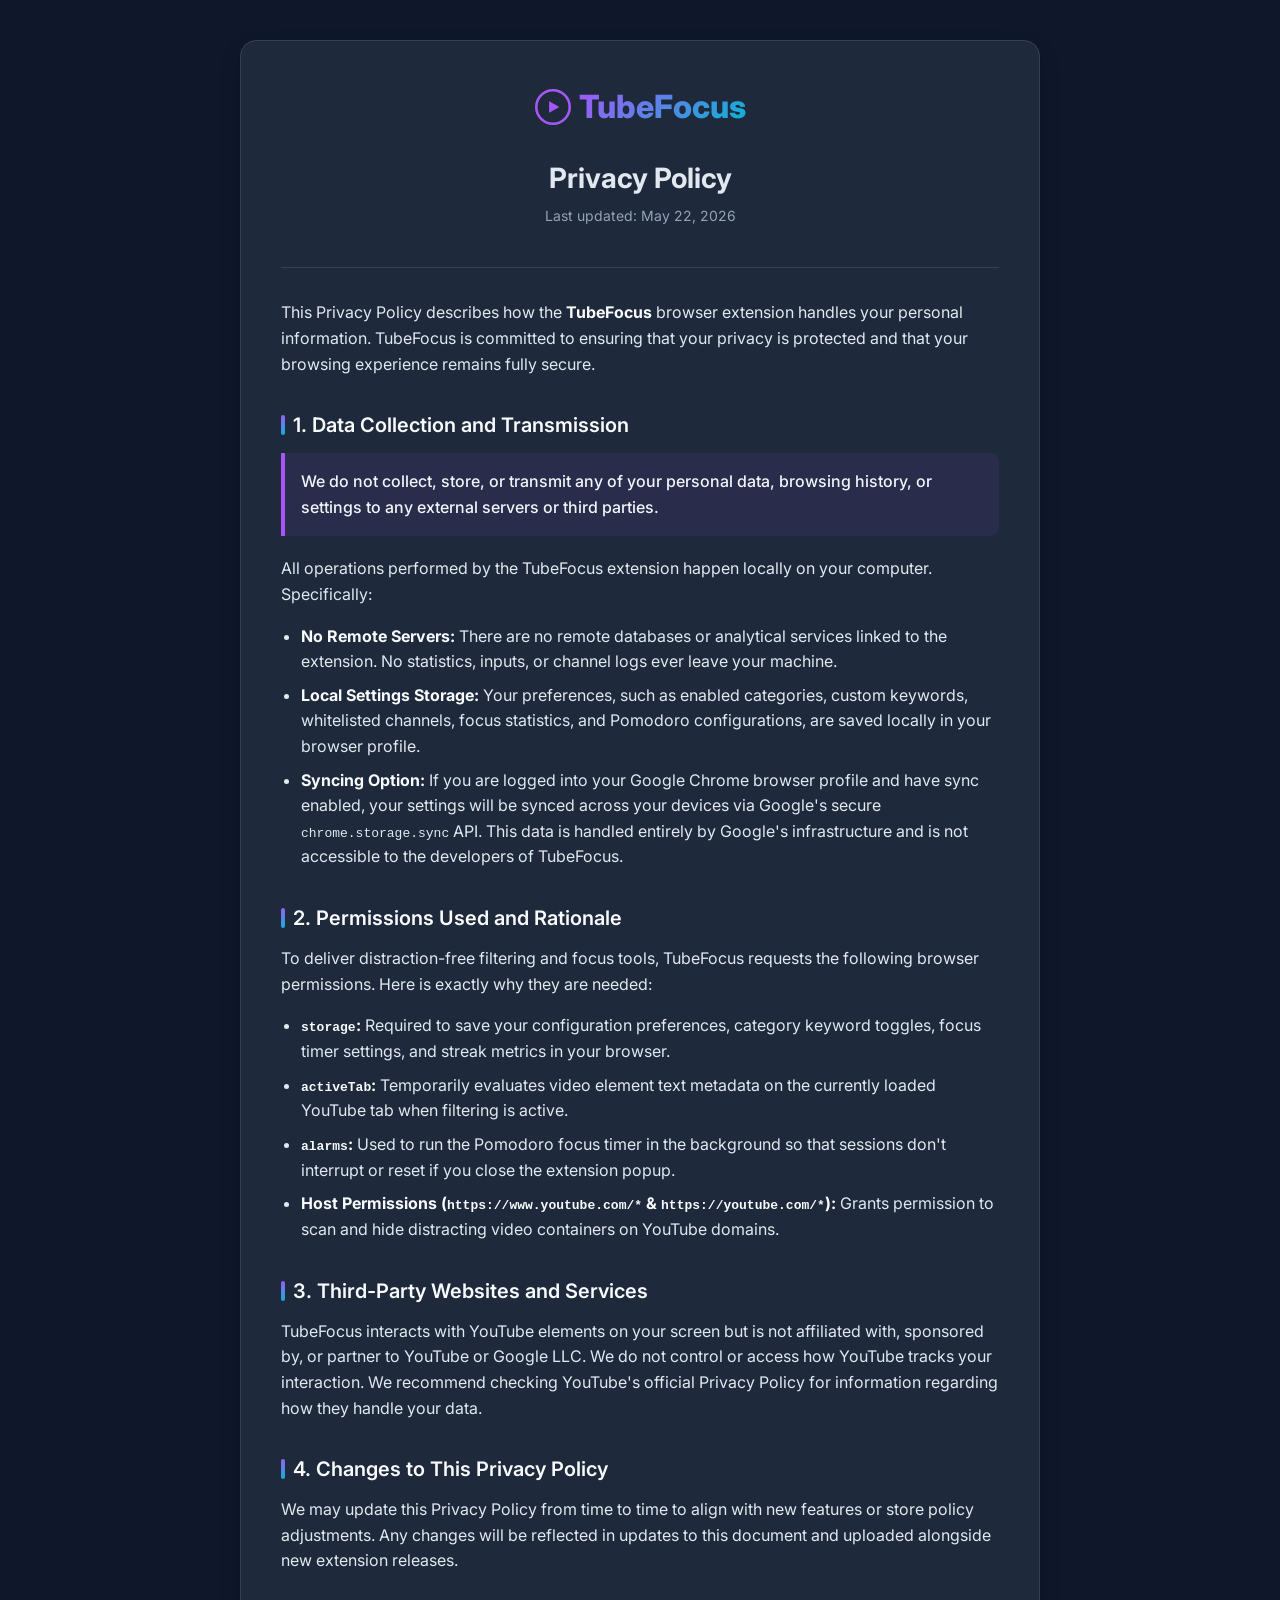
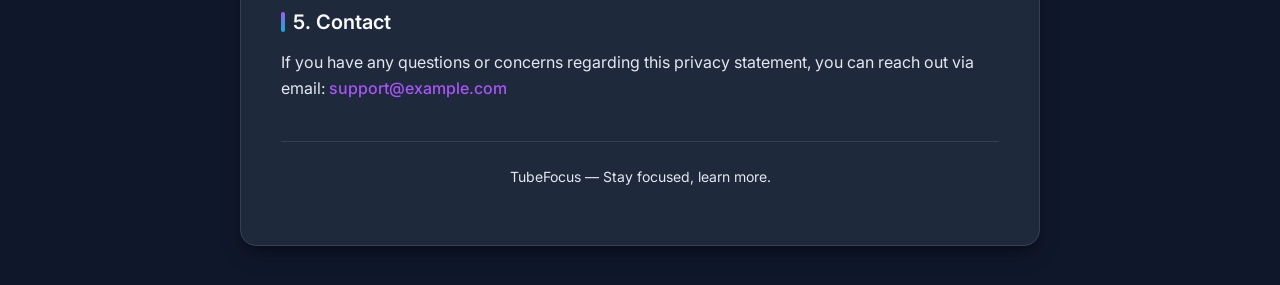
<file: Index.html>
<!DOCTYPE html>
<html lang="en">
<head>
  <meta charset="UTF-8">
  <meta name="viewport" content="width=device-width, initial-scale=1.0">
  <title>Privacy Policy — TubeFocus Extension</title>
  <link rel="preconnect" href="https://fonts.googleapis.com">
  <link rel="preconnect" href="https://fonts.gstatic.com" crossorigin>
  <link href="https://fonts.googleapis.com/css2?family=Inter:wght@400;500;600;700&display=swap" rel="stylesheet">
  <style>
    :root {
      --bg-color: #0f172a;
      --text-color: #e2e8f0;
      --card-bg: #1e293b;
      --accent-color: #a855f7;
      --accent-gradient: linear-gradient(135deg, #a855f7 0%, #06b6d4 100%);
      --border-color: #334155;
      --muted-text: #94a3b8;
    }

    * {
      box-sizing: border-box;
      margin: 0;
      padding: 0;
    }

    body {
      font-family: 'Inter', -apple-system, BlinkMacSystemFont, "Segoe UI", Roboto, sans-serif;
      background-color: var(--bg-color);
      color: var(--text-color);
      line-height: 1.6;
      padding: 40px 20px;
    }

    .container {
      max-width: 800px;
      margin: 0 auto;
      background-color: var(--card-bg);
      border: 1px solid var(--border-color);
      border-radius: 16px;
      padding: 40px;
      box-shadow: 0 10px 25px -5px rgba(0, 0, 0, 0.3), 0 8px 10px -6px rgba(0, 0, 0, 0.3);
    }

    header {
      border-bottom: 1px solid var(--border-color);
      padding-bottom: 24px;
      margin-bottom: 32px;
      text-align: center;
    }

    .logo-container {
      display: inline-flex;
      align-items: center;
      justify-content: center;
      margin-bottom: 16px;
    }

    .logo-text {
      font-size: 32px;
      font-weight: 800;
      background: var(--accent-gradient);
      -webkit-background-clip: text;
      -webkit-text-fill-color: transparent;
      margin-left: 8px;
    }

    h1 {
      font-size: 28px;
      font-weight: 700;
      margin-top: 8px;
    }

    .last-updated {
      font-size: 14px;
      color: var(--muted-text);
      margin-top: 4px;
    }

    section {
      margin-bottom: 32px;
    }

    h2 {
      font-size: 20px;
      font-weight: 600;
      color: #f8fafc;
      margin-bottom: 12px;
      display: flex;
      align-items: center;
      gap: 8px;
    }

    h2::before {
      content: "";
      display: inline-block;
      width: 4px;
      height: 20px;
      background: var(--accent-gradient);
      border-radius: 2px;
    }

    p {
      color: var(--text-color);
      margin-bottom: 16px;
    }

    ul {
      margin-left: 20px;
      margin-bottom: 16px;
      color: var(--text-color);
    }

    li {
      margin-bottom: 8px;
    }

    strong {
      color: #f8fafc;
    }

    .highlight-box {
      background-color: rgba(168, 85, 247, 0.08);
      border-left: 4px solid var(--accent-color);
      padding: 16px;
      border-radius: 0 8px 8px 0;
      margin-bottom: 20px;
    }

    .highlight-box p {
      margin-bottom: 0;
      font-weight: 500;
      color: #f1f5f9;
    }

    footer {
      border-top: 1px solid var(--border-color);
      padding-top: 24px;
      margin-top: 40px;
      text-align: center;
      font-size: 14px;
      color: var(--muted-text);
    }

    .contact-email {
      color: var(--accent-color);
      text-decoration: none;
      font-weight: 500;
    }

    .contact-email:hover {
      text-decoration: underline;
    }

    @media (max-width: 640px) {
      body {
        padding: 20px 10px;
      }
      .container {
        padding: 24px 16px;
      }
      h1 {
        font-size: 22px;
      }
    }
  </style>
</head>
<body>

  <div class="container">
    <header>
      <div class="logo-container">
        <svg width="36" height="36" viewBox="0 0 28 28" fill="none">
          <circle cx="14" cy="14" r="13" stroke="url(#logoGrad)" stroke-width="2" fill="none"/>
          <path d="M11 9.5L19 14L11 18.5V9.5Z" fill="url(#logoGrad)"/>
          <defs>
            <linearGradient id="logoGrad" x1="0" y1="0" x2="28" y2="28">
              <stop offset="0%" stop-color="#a855f7"/>
              <stop offset="100%" stop-color="#06b6d4"/>
            </linearGradient>
          </defs>
        </svg>
        <span class="logo-text">TubeFocus</span>
      </div>
      <h1>Privacy Policy</h1>
      <p class="last-updated">Last updated: May 22, 2026</p>
    </header>

    <main>
      <section>
        <p>This Privacy Policy describes how the <strong>TubeFocus</strong> browser extension handles your personal information. TubeFocus is committed to ensuring that your privacy is protected and that your browsing experience remains fully secure.</p>
      </section>

      <section>
        <h2>1. Data Collection and Transmission</h2>
        <div class="highlight-box">
          <p>We do not collect, store, or transmit any of your personal data, browsing history, or settings to any external servers or third parties.</p>
        </div>
        <p>All operations performed by the TubeFocus extension happen locally on your computer. Specifically:</p>
        <ul>
          <li><strong>No Remote Servers:</strong> There are no remote databases or analytical services linked to the extension. No statistics, inputs, or channel logs ever leave your machine.</li>
          <li><strong>Local Settings Storage:</strong> Your preferences, such as enabled categories, custom keywords, whitelisted channels, focus statistics, and Pomodoro configurations, are saved locally in your browser profile.</li>
          <li><strong>Syncing Option:</strong> If you are logged into your Google Chrome browser profile and have sync enabled, your settings will be synced across your devices via Google's secure <code>chrome.storage.sync</code> API. This data is handled entirely by Google's infrastructure and is not accessible to the developers of TubeFocus.</li>
        </ul>
      </section>

      <section>
        <h2>2. Permissions Used and Rationale</h2>
        <p>To deliver distraction-free filtering and focus tools, TubeFocus requests the following browser permissions. Here is exactly why they are needed:</p>
        <ul>
          <li><strong><code>storage</code>:</strong> Required to save your configuration preferences, category keyword toggles, focus timer settings, and streak metrics in your browser.</li>
          <li><strong><code>activeTab</code>:</strong> Temporarily evaluates video element text metadata on the currently loaded YouTube tab when filtering is active.</li>
          <li><strong><code>alarms</code>:</strong> Used to run the Pomodoro focus timer in the background so that sessions don't interrupt or reset if you close the extension popup.</li>
          <li><strong>Host Permissions (<code>https://www.youtube.com/*</code> & <code>https://youtube.com/*</code>):</strong> Grants permission to scan and hide distracting video containers on YouTube domains.</li>
        </ul>
      </section>

      <section>
        <h2>3. Third-Party Websites and Services</h2>
        <p>TubeFocus interacts with YouTube elements on your screen but is not affiliated with, sponsored by, or partner to YouTube or Google LLC. We do not control or access how YouTube tracks your interaction. We recommend checking YouTube's official Privacy Policy for information regarding how they handle your data.</p>
      </section>

      <section>
        <h2>4. Changes to This Privacy Policy</h2>
        <p>We may update this Privacy Policy from time to time to align with new features or store policy adjustments. Any changes will be reflected in updates to this document and uploaded alongside new extension releases.</p>
      </section>

      <section>
        <h2>5. Contact</h2>
        <p>If you have any questions or concerns regarding this privacy statement, you can reach out via email: <a href="mailto:support@example.com" class="contact-email">support@example.com</a></p>
      </section>
    </main>

    <footer>
      <p>TubeFocus — Stay focused, learn more.</p>
    </footer>
  </div>

</body>
</html>
</file>
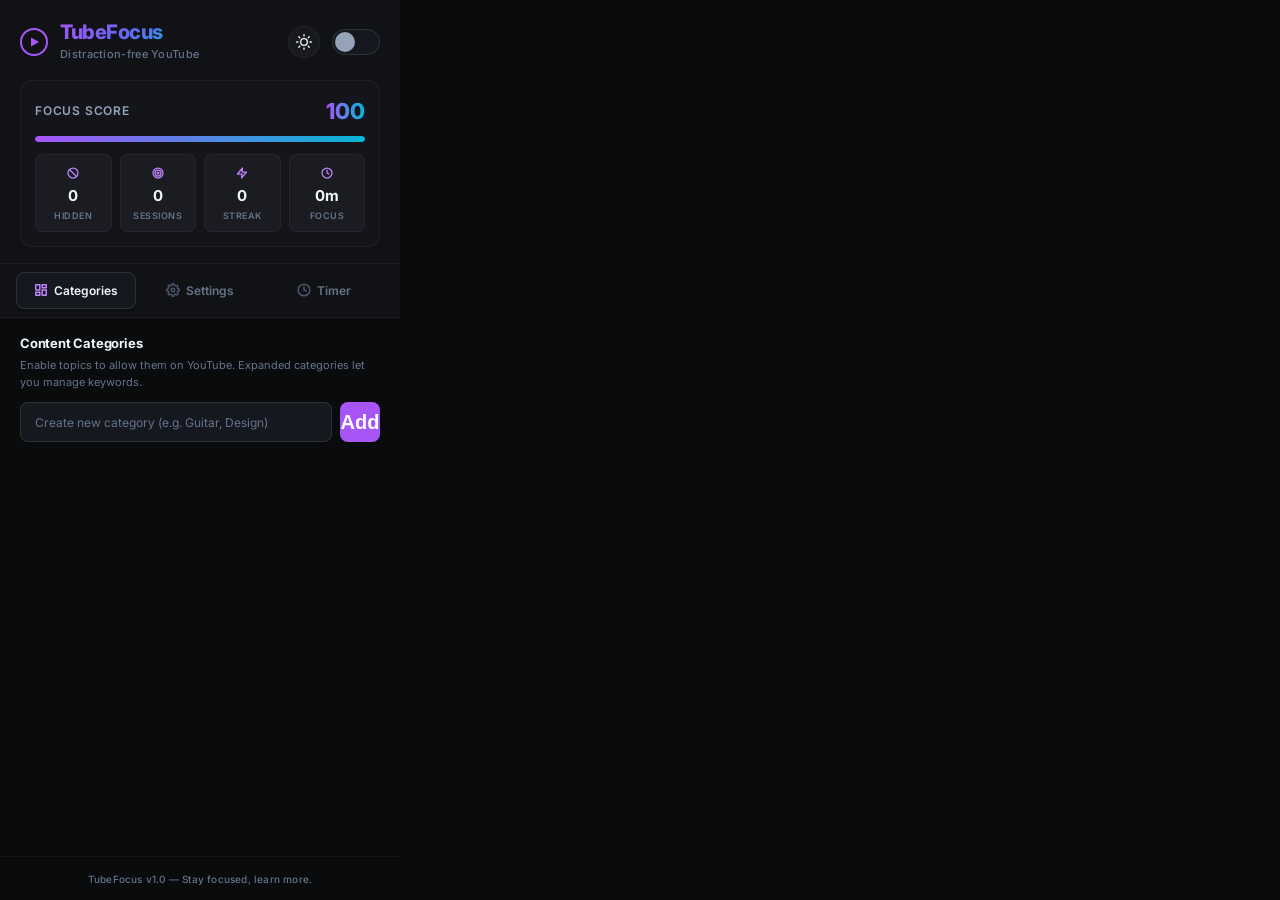
<file: popup.html>
<!DOCTYPE html>
<html lang="en">
<head>
  <meta charset="UTF-8">
  <meta name="viewport" content="width=400, initial-scale=1.0">
  <title>TubeFocus — Distraction-Free YouTube</title>
  <link rel="stylesheet" href="popup.css">
  <link rel="preconnect" href="https://fonts.googleapis.com">
  <link rel="preconnect" href="https://fonts.gstatic.com" crossorigin>
  <link href="https://fonts.googleapis.com/css2?family=Inter:wght@400;500;600;700;800&display=swap" rel="stylesheet">
</head>
<body>
  <div class="popup-container" id="popup-container">

    <!-- HEADER -->
    <header class="header" id="header">
      <div class="header-top">
        <div class="logo-section">
          <div class="logo-icon" id="logo-icon">
            <svg width="28" height="28" viewBox="0 0 28 28" fill="none">
              <circle cx="14" cy="14" r="13" stroke="url(#logoGrad)" stroke-width="2" fill="none"/>
              <path d="M11 9.5L19 14L11 18.5V9.5Z" fill="url(#logoGrad)"/>
              <defs>
                <linearGradient id="logoGrad" x1="0" y1="0" x2="28" y2="28">
                  <stop offset="0%" stop-color="#a855f7"/>
                  <stop offset="100%" stop-color="#06b6d4"/>
                </linearGradient>
              </defs>
            </svg>
          </div>
          <div class="logo-text">
            <h1>TubeFocus</h1>
            <span class="tagline">Distraction-free YouTube</span>
          </div>
        </div>
        <div class="header-actions">
          <button class="theme-toggle-btn" id="theme-toggle-btn" title="Toggle Theme">
            <svg class="sun-icon" width="16" height="16" viewBox="0 0 24 24" fill="none" stroke="currentColor" stroke-width="2" stroke-linecap="round" stroke-linejoin="round"><circle cx="12" cy="12" r="5"></circle><line x1="12" y1="1" x2="12" y2="3"></line><line x1="12" y1="21" x2="12" y2="23"></line><line x1="4.22" y1="4.22" x2="5.64" y2="5.64"></line><line x1="18.36" y1="18.36" x2="19.78" y2="19.78"></line><line x1="1" y1="12" x2="3" y2="12"></line><line x1="21" y1="12" x2="23" y2="12"></line><line x1="4.22" y1="19.78" x2="5.64" y2="18.36"></line><line x1="18.36" y1="5.64" x2="19.78" y2="4.22"></line></svg>
            <svg class="moon-icon" width="16" height="16" viewBox="0 0 24 24" fill="none" stroke="currentColor" stroke-width="2" stroke-linecap="round" stroke-linejoin="round" style="display: none;"><path d="M21 12.79A9 9 0 1 1 11.21 3 7 7 0 0 0 21 12.79z"></path></svg>
          </button>
          <div class="master-toggle" id="master-toggle-wrapper">
            <label class="toggle-switch" for="master-toggle">
              <input type="checkbox" id="master-toggle">
              <span class="toggle-slider"></span>
            </label>
          </div>
        </div>
      </div>

      <!-- FOCUS SCORE -->
      <div class="focus-score-bar" id="focus-score-section">
        <div class="score-info">
          <span class="score-label">Focus Score</span>
          <span class="score-value" id="focus-score">100</span>
        </div>
        <div class="score-track">
          <div class="score-fill" id="focus-score-fill" style="width: 100%"></div>
        </div>
        <div class="stats-row">
          <div class="stat-chip" id="stat-hidden">
            <span class="stat-icon-container">
              <svg width="12" height="12" viewBox="0 0 24 24" fill="none" stroke="currentColor" stroke-width="2.5" stroke-linecap="round" stroke-linejoin="round"><circle cx="12" cy="12" r="10"></circle><line x1="4.93" y1="4.93" x2="19.07" y2="19.07"></line></svg>
            </span>
            <span class="stat-val" id="stat-hidden-count">0</span>
            <span class="stat-label">Hidden</span>
          </div>
          <div class="stat-chip" id="stat-sessions">
            <span class="stat-icon-container">
              <svg width="12" height="12" viewBox="0 0 24 24" fill="none" stroke="currentColor" stroke-width="2.5" stroke-linecap="round" stroke-linejoin="round"><circle cx="12" cy="12" r="10"></circle><circle cx="12" cy="12" r="6"></circle><circle cx="12" cy="12" r="2"></circle></svg>
            </span>
            <span class="stat-val" id="stat-sessions-count">0</span>
            <span class="stat-label">Sessions</span>
          </div>
          <div class="stat-chip" id="stat-streak">
            <span class="stat-icon-container">
              <svg width="12" height="12" viewBox="0 0 24 24" fill="none" stroke="currentColor" stroke-width="2.5" stroke-linecap="round" stroke-linejoin="round"><path d="M13 2L3 14h9l-1 8 10-12h-9l1-8z"></path></svg>
            </span>
            <span class="stat-val" id="stat-streak-count">0</span>
            <span class="stat-label">Streak</span>
          </div>
          <div class="stat-chip" id="stat-time">
            <span class="stat-icon-container">
              <svg width="12" height="12" viewBox="0 0 24 24" fill="none" stroke="currentColor" stroke-width="2.5" stroke-linecap="round" stroke-linejoin="round"><circle cx="12" cy="12" r="10"></circle><polyline points="12 6 12 12 16 14"></polyline></svg>
            </span>
            <span class="stat-val" id="stat-time-count">0m</span>
            <span class="stat-label">Focus</span>
          </div>
        </div>
      </div>
    </header>

    <!-- TAB NAVIGATION -->
    <nav class="tab-nav" id="tab-nav">
      <button class="tab-btn active" data-tab="categories" id="tab-categories-btn">
        <svg class="tab-icon-svg" width="14" height="14" viewBox="0 0 24 24" fill="none" stroke="currentColor" stroke-width="2.5" stroke-linecap="round" stroke-linejoin="round"><rect x="3" y="3" width="7" height="9"></rect><rect x="14" y="3" width="7" height="5"></rect><rect x="14" y="12" width="7" height="9"></rect><rect x="3" y="16" width="7" height="5"></rect></svg>
        Categories
      </button>
      <button class="tab-btn" data-tab="settings" id="tab-settings-btn">
        <svg class="tab-icon-svg" width="14" height="14" viewBox="0 0 24 24" fill="none" stroke="currentColor" stroke-width="2.5" stroke-linecap="round" stroke-linejoin="round"><circle cx="12" cy="12" r="3"></circle><path d="M19.4 15a1.65 1.65 0 0 0 .33 1.82l.06.06a2 2 0 1 1-2.83 2.83l-.06-.06a1.65 1.65 0 0 0-1.82-.33 1.65 1.65 0 0 0-1 1.51V21a2 2 0 0 1-4 0v-.09A1.65 1.65 0 0 0 9 19.4a1.65 1.65 0 0 0-1.82.33l-.06.06a2 2 0 1 1-2.83-2.83l.06-.06a1.65 1.65 0 0 0 .33-1.82 1.65 1.65 0 0 0-1.51-1H3a2 2 0 0 1 0-4h.09A1.65 1.65 0 0 0 4.6 9a1.65 1.65 0 0 0-.33-1.82l-.06-.06a2 2 0 1 1 2.83-2.83l.06.06a1.65 1.65 0 0 0 1.82.33H9a1.65 1.65 0 0 0 1-1.51V3a2 2 0 0 1 4 0v.09a1.65 1.65 0 0 0 1 1.51 1.65 1.65 0 0 0 1.82-.33l.06-.06a2 2 0 1 1 2.83 2.83l-.06.06a1.65 1.65 0 0 0-.33 1.82V9a1.65 1.65 0 0 0 1.51 1H21a2 2 0 0 1 0 4h-.09a1.65 1.65 0 0 0-1.51 1z"></path></svg>
        Settings
      </button>
      <button class="tab-btn" data-tab="pomodoro" id="tab-pomodoro-btn">
        <svg class="tab-icon-svg" width="14" height="14" viewBox="0 0 24 24" fill="none" stroke="currentColor" stroke-width="2.5" stroke-linecap="round" stroke-linejoin="round"><circle cx="12" cy="12" r="10"></circle><polyline points="12 6 12 12 16 14"></polyline></svg>
        Timer
      </button>
    </nav>

    <!-- TAB PANELS -->
    <div class="tab-panels">

      <!-- CATEGORIES TAB -->
      <div class="tab-panel active" id="panel-categories">
        <div class="section-title">Content Categories</div>
        <p class="section-desc">Enable topics to allow them on YouTube. Expanded categories let you manage keywords.</p>

        <div class="category-creator" style="margin-bottom: 16px;">
          <div class="keyword-input-row" style="margin-bottom: 0;">
            <input type="text" id="custom-category-name" class="text-input" placeholder="Create new category (e.g. Guitar, Design)">
            <button class="btn-add" id="btn-add-category" title="Create Category">Add</button>
          </div>
        </div>

        <div class="categories-list" id="categories-list" style="display: flex; flex-direction: column; gap: 10px;">
          <!-- Dynamically populated with all categories -->
        </div>
      </div>

      <!-- SETTINGS TAB -->
      <div class="tab-panel" id="panel-settings">

        <!-- Quick Toggles -->
        <div class="section-title">Quick Toggles</div>
        <div class="settings-group">
          <div class="setting-row" id="setting-hide-shorts">
            <div class="setting-info">
              <span class="setting-name">Hide Shorts</span>
              <span class="setting-desc">Remove all YouTube Shorts content</span>
            </div>
            <label class="toggle-switch small" for="toggle-shorts">
              <input type="checkbox" id="toggle-shorts">
              <span class="toggle-slider"></span>
            </label>
          </div>
          <div class="setting-row" id="setting-strict-mode">
            <div class="setting-info">
              <span class="setting-name">Strict Mode</span>
              <span class="setting-desc">Also hide blacklisted content (pranks, gaming, etc.)</span>
            </div>
            <label class="toggle-switch small" for="toggle-strict">
              <input type="checkbox" id="toggle-strict">
              <span class="toggle-slider"></span>
            </label>
          </div>
        </div>

        <!-- Custom Keywords -->
        <div class="section-title" style="margin-top: 16px;">Custom Keywords</div>
        <p class="section-desc">Add your own keywords to allow specific content through the filter.</p>
        <div class="keyword-input-row" id="keyword-input-row">
          <input type="text" id="keyword-input" class="text-input" placeholder="e.g. blockchain, quantum computing">
          <button class="btn-add" id="btn-add-keyword">+</button>
        </div>
        <div class="tags-list" id="custom-keywords-list">
          <!-- Populated by JS -->
        </div>

        <!-- Whitelisted Channels -->
        <div class="section-title" style="margin-top: 16px;">Whitelisted Channels</div>
        <p class="section-desc">Channels that are always shown, regardless of filters.</p>
        <div class="keyword-input-row" id="channel-input-row">
          <input type="text" id="channel-input" class="text-input" placeholder="e.g. 3Blue1Brown">
          <button class="btn-add" id="btn-add-channel">+</button>
        </div>
        <div class="tags-list" id="whitelisted-channels-list">
          <!-- Populated by JS -->
        </div>
      </div>

      <!-- POMODORO TAB -->
      <div class="tab-panel" id="panel-pomodoro">
        <div class="pomodoro-section" id="pomodoro-section">
          <div class="pomodoro-display">
            <div class="pomodoro-ring" id="pomodoro-ring">
              <svg viewBox="0 0 160 160" class="pomodoro-svg">
                <circle cx="80" cy="80" r="70" class="pomodoro-track"/>
                <circle cx="80" cy="80" r="70" class="pomodoro-progress" id="pomodoro-progress"
                        stroke-dasharray="439.82"
                        stroke-dashoffset="0"/>
              </svg>
              <div class="pomodoro-time" id="pomodoro-time">25:00</div>
              <div class="pomodoro-mode" id="pomodoro-mode">WORK</div>
            </div>
          </div>
          <div class="pomodoro-controls">
            <button class="pomodoro-btn" id="pomodoro-start">
              <span id="pomodoro-start-icon">▶</span>
              <span id="pomodoro-start-text">Start Focus</span>
            </button>
            <button class="pomodoro-btn secondary" id="pomodoro-reset">
              <span>↺</span>
              Reset
            </button>
          </div>
          <div class="pomodoro-presets">
            <button class="preset-btn active" data-minutes="25" id="preset-25">25m</button>
            <button class="preset-btn" data-minutes="45" id="preset-45">45m</button>
            <button class="preset-btn" data-minutes="60" id="preset-60">60m</button>
            <button class="preset-btn" data-minutes="90" id="preset-90">90m</button>
          </div>
          <div class="pomodoro-custom">
            <button class="pomodoro-adjust-btn" id="btn-pomodoro-minus" title="Decrease time">−</button>
            <input type="number" id="pomodoro-custom-input" class="text-input" min="1" max="1440" placeholder="Custom mins" title="Enter custom minutes">
            <button class="pomodoro-adjust-btn" id="btn-pomodoro-plus" title="Increase time">+</button>
            <button class="btn-add small" id="btn-apply-custom-pomodoro" title="Set Custom Time">Set</button>
          </div>
        </div>
      </div>

    </div>

    <!-- FOOTER -->
    <footer class="footer" id="footer">
      <span class="footer-text">TubeFocus v1.0 — Stay focused, learn more.</span>
    </footer>

  </div>

  <script src="utils/helpers.js"></script>
  <script src="popup.js"></script>
</body>
</html>
</file>
<file: popup.css>
/**
 * TubeFocus — Popup Stylesheet
 * Modern dark theme with glassmorphism, smooth gradients,
 * micro-animations, and a premium productivity-focused aesthetic.
 */

/* ──────────────────────────────────────────────
 * CSS CUSTOM PROPERTIES (Design Tokens)
 * ────────────────────────────────────────────── */

:root {
  /* Surfaces */
  --bg-primary: #0a0b0d;
  --bg-secondary: #111216;
  --bg-tertiary: #16181f;
  --bg-card: rgba(22, 24, 31, 0.7);
  --bg-card-hover: rgba(30, 32, 42, 0.8);
  --bg-glass: rgba(255, 255, 255, 0.03);

  /* Borders */
  --border-subtle: rgba(255, 255, 255, 0.05);
  --border-medium: rgba(255, 255, 255, 0.1);
  --border-focus: rgba(168, 85, 247, 0.5);

  /* Text */
  --text-primary: #f1f5f9;
  --text-secondary: #94a3b8;
  --text-muted: #64748b;
  --text-accent: #c084fc;

  /* Accents */
  --accent-purple: #a855f7;
  --accent-purple-dim: rgba(168, 85, 247, 0.15);
  --accent-cyan: #06b6d4;
  --accent-cyan-dim: rgba(6, 182, 212, 0.15);
  --accent-green: #10b981;
  --accent-green-dim: rgba(16, 185, 129, 0.15);
  --accent-rose: #f43f5e;
  --accent-rose-dim: rgba(244, 63, 94, 0.15);
  --accent-amber: #f59e0b;
  --accent-amber-dim: rgba(245, 158, 11, 0.15);
  --accent-blue: #3b82f6;

  /* Gradients */
  --gradient-primary: linear-gradient(135deg, #a855f7 0%, #6366f1 50%, #06b6d4 100%);
  --gradient-score: linear-gradient(90deg, #a855f7 0%, #06b6d4 100%);
  --gradient-glow: radial-gradient(ellipse at 50% 0%, rgba(168, 85, 247, 0.08) 0%, transparent 70%);

  /* Shadows */
  --shadow-sm: 0 1px 3px rgba(0, 0, 0, 0.3);
  --shadow-md: 0 4px 12px rgba(0, 0, 0, 0.4);
  --shadow-lg: 0 8px 32px rgba(0, 0, 0, 0.5);
  --shadow-glow: 0 0 20px rgba(168, 85, 247, 0.2);

  /* Transitions */
  --ease-smooth: cubic-bezier(0.16, 1, 0.3, 1);
  --ease-bounce: cubic-bezier(0.34, 1.56, 0.64, 1);

  /* Radii */
  --radius-sm: 8px;
  --radius-md: 12px;
  --radius-lg: 16px;
  --radius-xl: 20px;
  --radius-full: 9999px;
}

body.light-theme {
  /* Surfaces */
  --bg-primary: #f8fafc;
  --bg-secondary: #ffffff;
  --bg-tertiary: #f1f5f9;
  --bg-card: rgba(255, 255, 255, 0.8);
  --bg-card-hover: rgba(241, 245, 249, 0.9);
  --bg-glass: rgba(15, 23, 42, 0.03);

  /* Borders */
  --border-subtle: rgba(15, 23, 42, 0.05);
  --border-medium: rgba(15, 23, 42, 0.09);
  --border-focus: rgba(139, 92, 246, 0.4);

  /* Text */
  --text-primary: #0f172a;
  --text-secondary: #475569;
  --text-muted: #94a3b8;
  --text-accent: #8b5cf6;

  /* Accents */
  --accent-purple: #8b5cf6;
  --accent-purple-dim: rgba(139, 92, 246, 0.1);
  --accent-cyan: #0891b2;
  --accent-cyan-dim: rgba(8, 145, 178, 0.1);
  --accent-green: #059669;
  --accent-green-dim: rgba(5, 150, 105, 0.1);
  --accent-rose: #e11d48;
  --accent-rose-dim: rgba(225, 29, 72, 0.1);
  --accent-amber: #d97706;
  --accent-amber-dim: rgba(217, 119, 6, 0.1);
  --accent-blue: #2563eb;

  /* Gradients */
  --gradient-primary: linear-gradient(135deg, #8b5cf6 0%, #6366f1 50%, #0891b2 100%);
  --gradient-score: linear-gradient(90deg, #8b5cf6 0%, #0891b2 100%);
  --gradient-glow: radial-gradient(ellipse at 50% 0%, rgba(139, 92, 246, 0.05) 0%, transparent 70%);

  /* Shadows */
  --shadow-sm: 0 1px 2px rgba(0, 0, 0, 0.05);
  --shadow-md: 0 4px 6px -1px rgba(0, 0, 0, 0.05), 0 2px 4px -1px rgba(0, 0, 0, 0.03);
  --shadow-lg: 0 10px 15px -3px rgba(0, 0, 0, 0.05), 0 4px 6px -4px rgba(0, 0, 0, 0.03);
  --shadow-glow: 0 0 20px rgba(139, 92, 246, 0.1);
}

/* ──────────────────────────────────────────────
 * RESET & BASE
 * ────────────────────────────────────────────── */

*, *::before, *::after {
  margin: 0;
  padding: 0;
  box-sizing: border-box;
}

body {
  width: 400px;
  min-height: 520px;
  max-height: 600px;
  overflow-y: auto;
  overflow-x: hidden;
  background: var(--bg-primary);
  color: var(--text-primary);
  font-family: 'Inter', -apple-system, BlinkMacSystemFont, 'Segoe UI', sans-serif;
  font-size: 13px;
  line-height: 1.5;
  -webkit-font-smoothing: antialiased;
  -moz-osx-font-smoothing: grayscale;
}

/* Custom scrollbar */
body::-webkit-scrollbar {
  width: 5px;
}
body::-webkit-scrollbar-track {
  background: transparent;
}
body::-webkit-scrollbar-thumb {
  background: var(--border-medium);
  border-radius: var(--radius-full);
}
body::-webkit-scrollbar-thumb:hover {
  background: var(--text-muted);
}

/* ──────────────────────────────────────────────
 * POPUP CONTAINER
 * ────────────────────────────────────────────── */

.popup-container {
  display: flex;
  flex-direction: column;
  min-height: 100vh;
  position: relative;
}

/* Subtle top glow effect */
.popup-container::before {
  content: '';
  position: absolute;
  top: 0;
  left: 0;
  right: 0;
  height: 200px;
  background: var(--gradient-glow);
  pointer-events: none;
  z-index: 0;
}

/* ──────────────────────────────────────────────
 * HEADER
 * ────────────────────────────────────────────── */

.header {
  position: relative;
  z-index: 1;
  padding: 20px 20px 16px;
  background: var(--bg-secondary);
  border-bottom: 1px solid var(--border-subtle);
}

.header-top {
  display: flex;
  align-items: center;
  justify-content: space-between;
  margin-bottom: 16px;
}

.header-actions {
  display: flex;
  align-items: center;
  gap: 12px;
}

.theme-toggle-btn {
  background: var(--bg-glass);
  border: 1px solid var(--border-subtle);
  color: var(--text-primary);
  width: 32px;
  height: 32px;
  border-radius: var(--radius-full);
  display: flex;
  align-items: center;
  justify-content: center;
  cursor: pointer;
  transition: all 0.2s var(--ease-smooth);
  padding: 0;
}

.theme-toggle-btn:hover {
  background: var(--bg-card-hover);
  border-color: var(--border-medium);
  color: var(--accent-purple);
}

.theme-toggle-btn svg {
  transition: transform 0.3s var(--ease-smooth);
}

.theme-toggle-btn:hover svg {
  transform: rotate(15deg) scale(1.1);
}


.logo-section {
  display: flex;
  align-items: center;
  gap: 12px;
}

.logo-icon {
  display: flex;
  align-items: center;
  justify-content: center;
  animation: logoFloat 3s ease-in-out infinite;
}

@keyframes logoFloat {
  0%, 100% { transform: translateY(0); }
  50% { transform: translateY(-2px); }
}

.logo-text h1 {
  font-size: 20px;
  font-weight: 800;
  background: var(--gradient-primary);
  -webkit-background-clip: text;
  -webkit-text-fill-color: transparent;
  background-clip: text;
  letter-spacing: -0.5px;
  line-height: 1.2;
}

.tagline {
  font-size: 11px;
  color: var(--text-muted);
  font-weight: 500;
  letter-spacing: 0.3px;
}

/* ──────────────────────────────────────────────
 * TOGGLE SWITCH
 * ────────────────────────────────────────────── */

.toggle-switch {
  position: relative;
  display: inline-block;
  width: 48px;
  height: 26px;
  cursor: pointer;
}

.toggle-switch.small {
  width: 40px;
  height: 22px;
}

.toggle-switch input {
  opacity: 0;
  width: 0;
  height: 0;
}

.toggle-slider {
  position: absolute;
  inset: 0;
  background: var(--bg-tertiary);
  border: 1px solid var(--border-medium);
  border-radius: var(--radius-full);
  transition: all 0.3s var(--ease-smooth);
}

.toggle-slider::before {
  content: '';
  position: absolute;
  width: 20px;
  height: 20px;
  left: 2px;
  bottom: 2px;
  background: var(--text-secondary);
  border-radius: 50%;
  transition: all 0.3s var(--ease-bounce);
}

.toggle-switch.small .toggle-slider::before {
  width: 16px;
  height: 16px;
}

input:checked + .toggle-slider {
  background: var(--accent-purple);
  border-color: var(--accent-purple);
  box-shadow: 0 0 12px rgba(168, 85, 247, 0.4);
}

input:checked + .toggle-slider::before {
  transform: translateX(22px);
  background: #fff;
}

.toggle-switch.small input:checked + .toggle-slider::before {
  transform: translateX(18px);
}

/* ──────────────────────────────────────────────
 * FOCUS SCORE BAR
 * ────────────────────────────────────────────── */

.focus-score-bar {
  background: var(--bg-card);
  border: 1px solid var(--border-subtle);
  border-radius: var(--radius-md);
  padding: 14px;
  backdrop-filter: blur(10px);
}

.score-info {
  display: flex;
  align-items: center;
  justify-content: space-between;
  margin-bottom: 8px;
}

.score-label {
  font-size: 12px;
  font-weight: 600;
  color: var(--text-secondary);
  text-transform: uppercase;
  letter-spacing: 0.8px;
}

.score-value {
  font-size: 22px;
  font-weight: 800;
  background: var(--gradient-score);
  -webkit-background-clip: text;
  -webkit-text-fill-color: transparent;
  background-clip: text;
}

.score-track {
  width: 100%;
  height: 6px;
  background: var(--bg-tertiary);
  border-radius: var(--radius-full);
  overflow: hidden;
  margin-bottom: 12px;
}

.score-fill {
  height: 100%;
  background: var(--gradient-score);
  border-radius: var(--radius-full);
  transition: width 0.6s var(--ease-smooth);
  box-shadow: 0 0 8px rgba(168, 85, 247, 0.4);
}

.stats-row {
  display: grid;
  grid-template-columns: repeat(4, 1fr);
  gap: 8px;
}

.stat-chip {
  display: flex;
  flex-direction: column;
  align-items: center;
  gap: 2px;
  padding: 8px 4px;
  background: var(--bg-glass);
  border: 1px solid var(--border-subtle);
  border-radius: var(--radius-sm);
  transition: all 0.2s ease;
}

.stat-chip:hover {
  background: var(--bg-card-hover);
  border-color: var(--border-medium);
}

.stat-icon-container {
  display: flex;
  align-items: center;
  justify-content: center;
  width: 20px;
  height: 20px;
  color: var(--text-accent);
}

.stat-icon-container svg {
  stroke: var(--text-accent);
  fill: none;
}

.stat-val {
  font-size: 15px;
  font-weight: 700;
  color: var(--text-primary);
}

.stat-label {
  font-size: 9px;
  font-weight: 600;
  color: var(--text-muted);
  text-transform: uppercase;
  letter-spacing: 0.5px;
}

/* ──────────────────────────────────────────────
 * TAB NAVIGATION
 * ────────────────────────────────────────────── */

.tab-nav {
  display: flex;
  gap: 4px;
  padding: 8px 16px;
  background: var(--bg-secondary);
  border-bottom: 1px solid var(--border-subtle);
  position: relative;
  z-index: 1;
}

.tab-btn {
  flex: 1;
  display: flex;
  align-items: center;
  justify-content: center;
  gap: 6px;
  padding: 10px 8px;
  background: transparent;
  border: 1px solid transparent;
  border-radius: var(--radius-sm);
  color: var(--text-muted);
  font-family: inherit;
  font-size: 12px;
  font-weight: 600;
  cursor: pointer;
  transition: all 0.25s var(--ease-smooth);
}

.tab-btn:hover {
  color: var(--text-secondary);
  background: var(--bg-glass);
}

.tab-btn.active {
  color: var(--text-primary);
  background: var(--bg-tertiary);
  border-color: var(--border-medium);
  box-shadow: var(--shadow-sm);
}

.tab-icon-svg {
  stroke: currentColor;
  fill: none;
  opacity: 0.7;
  transition: opacity 0.25s var(--ease-smooth);
}

.tab-btn:hover .tab-icon-svg {
  opacity: 0.9;
}

.tab-btn.active .tab-icon-svg {
  opacity: 1;
  stroke: var(--text-accent);
}

/* ──────────────────────────────────────────────
 * TAB PANELS
 * ────────────────────────────────────────────── */

.tab-panels {
  flex: 1;
  padding: 16px 20px;
  position: relative;
  z-index: 1;
}

.tab-panel {
  display: none;
  animation: fadeIn 0.3s var(--ease-smooth);
}

.tab-panel.active {
  display: block;
}

@keyframes fadeIn {
  from { opacity: 0; transform: translateY(6px); }
  to { opacity: 1; transform: translateY(0); }
}

.section-title {
  font-size: 13px;
  font-weight: 700;
  color: var(--text-primary);
  margin-bottom: 4px;
  letter-spacing: -0.2px;
}

.section-desc {
  font-size: 11px;
  color: var(--text-muted);
  margin-bottom: 12px;
  line-height: 1.5;
}

/* ──────────────────────────────────────────────
 * CATEGORIES GRID
 * ────────────────────────────────────────────── */

.categories-grid {
  display: grid;
  grid-template-columns: repeat(2, 1fr);
  gap: 8px;
}

.category-card {
  position: relative;
  display: flex;
  align-items: center;
  gap: 10px;
  padding: 12px;
  background: var(--bg-card);
  border: 1px solid var(--border-subtle);
  border-radius: var(--radius-md);
  cursor: pointer;
  transition: all 0.25s var(--ease-smooth);
  user-select: none;
  overflow: hidden;
}

.category-card::before {
  content: '';
  position: absolute;
  inset: 0;
  background: var(--gradient-primary);
  opacity: 0;
  transition: opacity 0.3s ease;
  z-index: 0;
}

.category-card:hover {
  border-color: var(--border-medium);
  transform: translateY(-1px);
  box-shadow: var(--shadow-sm);
}

.category-card.active {
  border-color: var(--accent-purple);
  box-shadow: 0 0 0 1px var(--accent-purple), var(--shadow-glow);
}

.category-card.active::before {
  opacity: 0.08;
}

.category-card input[type="checkbox"] {
  display: none;
}

.category-icon {
  font-size: 20px;
  position: relative;
  z-index: 1;
  flex-shrink: 0;
}

.category-info {
  position: relative;
  z-index: 1;
  min-width: 0;
}

.category-name {
  font-size: 12px;
  font-weight: 600;
  color: var(--text-primary);
  white-space: nowrap;
  overflow: hidden;
  text-overflow: ellipsis;
}

.category-count {
  font-size: 10px;
  color: var(--text-muted);
}

.category-check {
  position: absolute;
  top: 8px;
  right: 8px;
  width: 18px;
  height: 18px;
  border-radius: var(--radius-full);
  background: var(--bg-tertiary);
  border: 1.5px solid var(--border-medium);
  display: flex;
  align-items: center;
  justify-content: center;
  transition: all 0.25s var(--ease-bounce);
  z-index: 1;
}

.category-card.active .category-check {
  background: var(--accent-purple);
  border-color: var(--accent-purple);
  box-shadow: 0 0 8px rgba(168, 85, 247, 0.4);
}

.category-check svg {
  width: 10px;
  height: 10px;
  opacity: 0;
  transform: scale(0.5);
  transition: all 0.25s var(--ease-bounce);
}

.category-card.active .category-check svg {
  opacity: 1;
  transform: scale(1);
}

/* ──────────────────────────────────────────────
 * SETTINGS
 * ────────────────────────────────────────────── */

.settings-group {
  display: flex;
  flex-direction: column;
  gap: 4px;
}

.setting-row {
  display: flex;
  align-items: center;
  justify-content: space-between;
  gap: 12px;
  padding: 12px;
  background: var(--bg-card);
  border: 1px solid var(--border-subtle);
  border-radius: var(--radius-md);
  transition: all 0.2s ease;
}

.setting-row:hover {
  background: var(--bg-card-hover);
  border-color: var(--border-medium);
}

.setting-info {
  display: flex;
  flex-direction: column;
  gap: 2px;
}

.setting-name {
  font-size: 13px;
  font-weight: 600;
  color: var(--text-primary);
}

.setting-desc {
  font-size: 10.5px;
  color: var(--text-muted);
}

/* ──────────────────────────────────────────────
 * KEYWORD / CHANNEL INPUT
 * ────────────────────────────────────────────── */

.keyword-input-row {
  display: flex;
  gap: 8px;
  margin-bottom: 10px;
}

.text-input {
  flex: 1;
  padding: 10px 14px;
  background: var(--bg-tertiary);
  border: 1px solid var(--border-medium);
  border-radius: var(--radius-sm);
  color: var(--text-primary);
  font-family: inherit;
  font-size: 12px;
  outline: none;
  transition: all 0.2s ease;
}

.text-input::placeholder {
  color: var(--text-muted);
}

.text-input:focus {
  border-color: var(--accent-purple);
  box-shadow: 0 0 0 3px var(--accent-purple-dim);
}

.btn-add {
  width: 40px;
  height: 40px;
  display: flex;
  align-items: center;
  justify-content: center;
  background: var(--accent-purple);
  border: none;
  border-radius: var(--radius-sm);
  color: #fff;
  font-size: 20px;
  font-weight: 600;
  cursor: pointer;
  transition: all 0.2s var(--ease-smooth);
  flex-shrink: 0;
}

.btn-add:hover {
  background: #9333ea;
  transform: scale(1.05);
  box-shadow: var(--shadow-glow);
}

.btn-add:active {
  transform: scale(0.95);
}

/* Tags */
.tags-list {
  display: flex;
  flex-wrap: wrap;
  gap: 6px;
  min-height: 10px;
}

.tag {
  display: inline-flex;
  align-items: center;
  gap: 6px;
  padding: 5px 10px;
  background: var(--accent-purple-dim);
  border: 1px solid var(--border-medium);
  border-radius: var(--radius-full);
  font-size: 11px;
  font-weight: 500;
  color: var(--text-accent);
  animation: tagPop 0.3s var(--ease-bounce);
}

@keyframes tagPop {
  from { transform: scale(0.8); opacity: 0; }
  to { transform: scale(1); opacity: 1; }
}

.tag-remove {
  width: 14px;
  height: 14px;
  display: flex;
  align-items: center;
  justify-content: center;
  background: var(--border-medium);
  border: none;
  border-radius: 50%;
  color: var(--text-accent);
  font-size: 10px;
  cursor: pointer;
  transition: all 0.2s ease;
  line-height: 1;
  padding: 0;
}

.tag-remove:hover {
  background: var(--accent-rose);
  color: #fff;
}

/* ──────────────────────────────────────────────
 * POMODORO TIMER
 * ────────────────────────────────────────────── */

.pomodoro-section {
  display: flex;
  flex-direction: column;
  align-items: center;
  gap: 20px;
  padding: 8px 0;
}

.pomodoro-display {
  position: relative;
}

.pomodoro-ring {
  position: relative;
  width: 160px;
  height: 160px;
  display: flex;
  flex-direction: column;
  align-items: center;
  justify-content: center;
}

.pomodoro-svg {
  position: absolute;
  inset: 0;
  transform: rotate(-90deg);
}

.pomodoro-track {
  fill: none;
  stroke: var(--bg-tertiary);
  stroke-width: 6;
}

.pomodoro-progress {
  fill: none;
  stroke: url(#pomodoroGrad);
  stroke-width: 6;
  stroke-linecap: round;
  transition: stroke-dashoffset 1s linear;
}

.pomodoro-time {
  font-size: 36px;
  font-weight: 800;
  color: var(--text-primary);
  letter-spacing: -1px;
  font-variant-numeric: tabular-nums;
}

.pomodoro-mode {
  font-size: 10px;
  font-weight: 700;
  color: var(--accent-purple);
  text-transform: uppercase;
  letter-spacing: 2px;
}

.pomodoro-controls {
  display: flex;
  gap: 10px;
}

.pomodoro-btn {
  display: flex;
  align-items: center;
  gap: 8px;
  padding: 12px 24px;
  background: var(--gradient-primary);
  border: none;
  border-radius: var(--radius-full);
  color: #fff;
  font-family: inherit;
  font-size: 13px;
  font-weight: 600;
  cursor: pointer;
  transition: all 0.25s var(--ease-smooth);
  box-shadow: var(--shadow-md);
}

.pomodoro-btn:hover {
  transform: translateY(-2px);
  box-shadow: var(--shadow-lg), var(--shadow-glow);
}

.pomodoro-btn:active {
  transform: translateY(0);
}

.pomodoro-btn.secondary {
  background: var(--bg-tertiary);
  border: 1px solid var(--border-medium);
  box-shadow: none;
}

.pomodoro-btn.secondary:hover {
  background: var(--bg-card-hover);
  box-shadow: var(--shadow-sm);
}

.pomodoro-btn.running {
  background: var(--accent-rose);
}

.pomodoro-presets {
  display: flex;
  gap: 8px;
}

.preset-btn {
  padding: 8px 16px;
  background: var(--bg-card);
  border: 1px solid var(--border-subtle);
  border-radius: var(--radius-full);
  color: var(--text-secondary);
  font-family: inherit;
  font-size: 12px;
  font-weight: 600;
  cursor: pointer;
  transition: all 0.2s var(--ease-smooth);
}

.preset-btn:hover {
  border-color: var(--border-medium);
  color: var(--text-primary);
}

.preset-btn.active {
  background: var(--accent-purple-dim);
  border-color: var(--accent-purple);
  color: var(--accent-purple);
}

.pomodoro-custom {
  display: flex;
  align-items: center;
  gap: 8px;
  width: 100%;
  justify-content: center;
  margin-top: -8px;
}

.pomodoro-custom input {
  max-width: 80px !important;
  text-align: center;
  font-size: 13px;
  height: 32px !important;
  padding: 4px 8px !important;
}

.pomodoro-custom .btn-add {
  height: 32px !important;
  padding: 0 16px !important;
  font-size: 12px;
}

.pomodoro-adjust-btn {
  width: 32px;
  height: 32px;
  display: flex;
  align-items: center;
  justify-content: center;
  background: var(--bg-card);
  border: 1px solid var(--border-subtle);
  border-radius: var(--radius-full);
  color: var(--text-primary);
  font-size: 16px;
  font-weight: 600;
  cursor: pointer;
  transition: all 0.2s var(--ease-smooth);
}

.pomodoro-adjust-btn:hover:not(:disabled) {
  border-color: var(--accent-purple);
  background: var(--bg-card-hover);
  color: var(--accent-purple);
}

.pomodoro-adjust-btn:disabled {
  opacity: 0.5;
  cursor: not-allowed;
}

/* Hide native number input spinners */
#pomodoro-custom-input::-webkit-outer-spin-button,
#pomodoro-custom-input::-webkit-inner-spin-button {
  -webkit-appearance: none;
  margin: 0;
}

#pomodoro-custom-input {
  -moz-appearance: textfield;
}



/* ──────────────────────────────────────────────
 * FOOTER
 * ────────────────────────────────────────────── */

.footer {
  padding: 12px 20px;
  text-align: center;
  border-top: 1px solid var(--border-subtle);
  position: relative;
  z-index: 1;
}

.footer-text {
  font-size: 10px;
  color: var(--text-muted);
  font-weight: 500;
  letter-spacing: 0.2px;
}

/* ──────────────────────────────────────────────
 * DISABLED STATE
 * When the extension is toggled OFF, dim the UI.
 * ────────────────────────────────────────────── */

.popup-container.disabled .tab-panels,
.popup-container.disabled .focus-score-bar {
  opacity: 0.4;
  pointer-events: none;
  filter: grayscale(0.5);
  transition: all 0.3s ease;
}

.popup-container.disabled .tab-nav {
  opacity: 0.6;
  pointer-events: none;
}

/* ──────────────────────────────────────────────
 * ANIMATIONS & UTILITIES
 * ────────────────────────────────────────────── */

.pulse {
  animation: pulse 2s infinite;
}

@keyframes pulse {
  0%, 100% { opacity: 1; }
  50% { opacity: 0.7; }
}

.shake {
  animation: shake 0.4s var(--ease-smooth);
}

@keyframes shake {
  0%, 100% { transform: translateX(0); }
  25% { transform: translateX(-4px); }
  75% { transform: translateX(4px); }
}

/* ──────────────────────────────────────────────
 * CUSTOM CATEGORIES STYLES
 * ────────────────────────────────────────────── */

.custom-category-item {
  background: var(--bg-card);
  border: 1px solid var(--border-subtle);
  border-radius: var(--radius-md);
  padding: 12px;
  transition: all 0.25s var(--ease-smooth);
}

.custom-category-item:hover {
  border-color: var(--border-medium);
  background: var(--bg-card-hover);
}

.custom-category-item.active {
  border-color: var(--accent-purple);
  box-shadow: 0 0 0 1px var(--accent-purple), var(--shadow-glow);
}

.custom-category-header {
  display: flex;
  align-items: center;
  justify-content: space-between;
  gap: 12px;
  cursor: pointer;
  user-select: none;
}

.custom-category-main {
  display: flex;
  align-items: center;
  gap: 8px;
  flex: 1;
  min-width: 0;
}

.custom-category-icon {
  display: flex;
  align-items: center;
  justify-content: center;
  width: 22px;
  height: 22px;
  background: var(--bg-tertiary);
  border-radius: var(--radius-sm);
  color: var(--text-accent);
  flex-shrink: 0;
}

.category-icon-svg {
  stroke: var(--text-accent);
  fill: none;
}

.custom-category-name {
  font-size: 13px;
  font-weight: 600;
  color: var(--text-primary);
  white-space: nowrap;
  overflow: hidden;
  text-overflow: ellipsis;
}

.custom-category-badge {
  font-size: 10px;
  padding: 2px 6px;
  background: var(--bg-tertiary);
  border-radius: var(--radius-full);
  color: var(--text-secondary);
  font-weight: 500;
}

.custom-category-actions {
  display: flex;
  align-items: center;
  gap: 8px;
  flex-shrink: 0;
}

.btn-icon {
  background: none;
  border: none;
  color: var(--text-muted);
  cursor: pointer;
  font-size: 14px;
  display: inline-flex;
  align-items: center;
  justify-content: center;
  padding: 4px;
  border-radius: var(--radius-sm);
  transition: all 0.2s ease;
}

.btn-icon:hover {
  color: var(--accent-rose);
  background: var(--accent-rose-dim);
}

.chevron-icon {
  font-size: 10px;
  color: var(--text-muted);
  transition: transform 0.3s var(--ease-smooth);
}

.custom-category-item.expanded .chevron-icon {
  transform: rotate(180deg);
}

.custom-category-keywords-section {
  max-height: 500px;
  overflow: hidden;
  transition: max-height 0.3s var(--ease-smooth), opacity 0.3s ease, margin-top 0.3s ease, padding-top 0.3s ease;
  opacity: 1;
}

.custom-category-keywords-section.collapsed {
  max-height: 0;
  opacity: 0;
  margin-top: 0 !important;
  padding-top: 0 !important;
  border-top: none !important;
  pointer-events: none;
}
</file>
